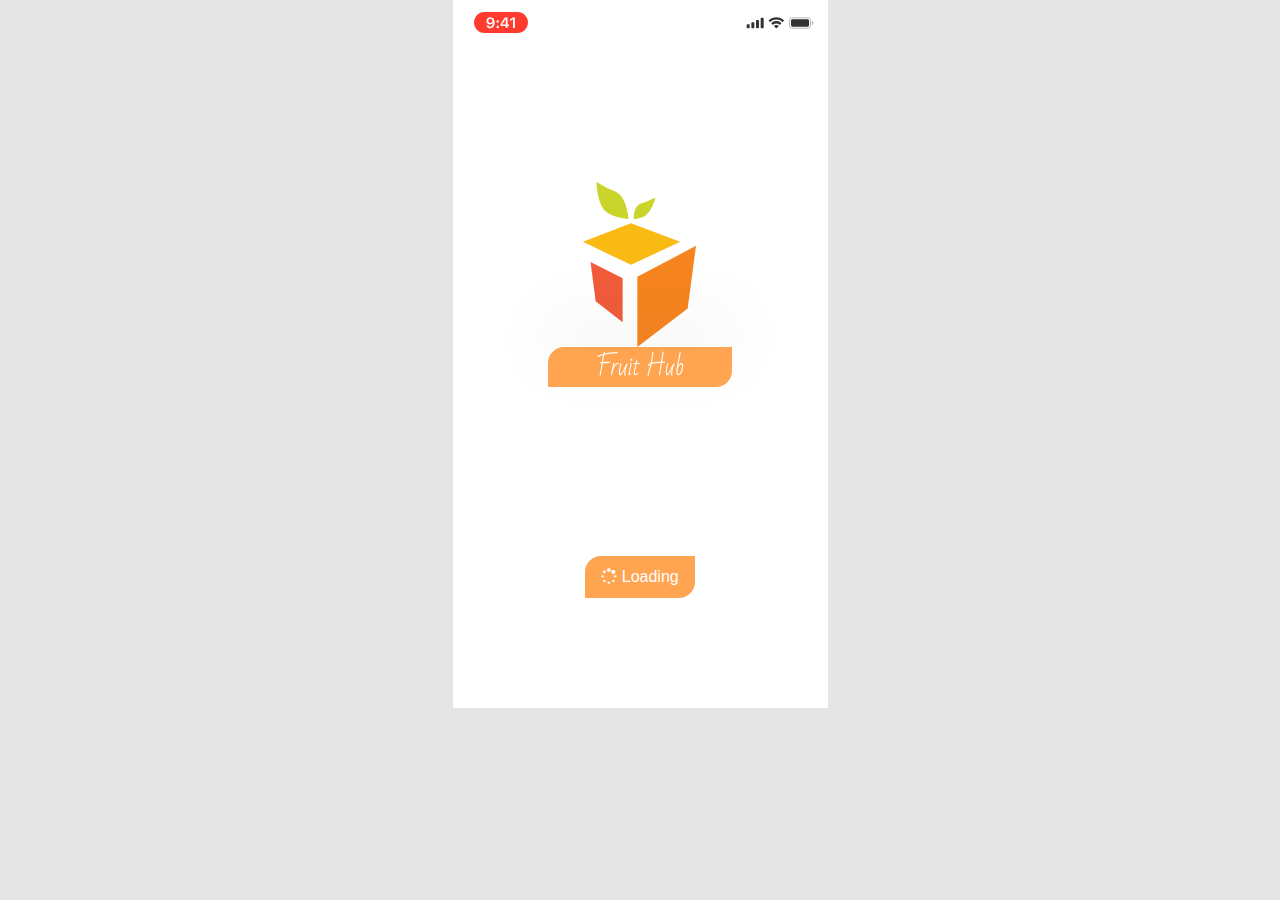
<file: index.html>
<!DOCTYPE html>
<html lang="en">
<head>
  <meta charset="UTF-8">
  <meta http-equiv="X-UA-Compatible" content="IE=edge">
  <meta name="viewport" content="width=device-width, initial-scale=1.0">
  <link rel="stylesheet" href="styles/style.css">
  <link rel="stylesheet" href="https://cdnjs.cloudflare.com/ajax/libs/font-awesome/4.7.0/css/font-awesome.min.css">
  <link href="http://fonts.cdnfonts.com/css/tt-norms-pro" rel="stylesheet">
  <link rel="icon" href="assets/logo.svg">
  <title>Splash Screen</title>
</head>
<body>
  <div class="splash">
    <div class="status-bar-2">
      <img src="assets/statusbar.svg" alt="Status bar">
    </div>
    <div class="logo">
      <img src="assets/splash.svg" alt="Logo Fruit Hub">
    </div>
    <div class="button">
      <button class="buttonload">
        <i class="fa fa-spinner fa-spin"></i>  Loading
      </button>
    </div>
  </div>
  <script src="js/setTimeout.js"></script>
</body>
</html>
</file>
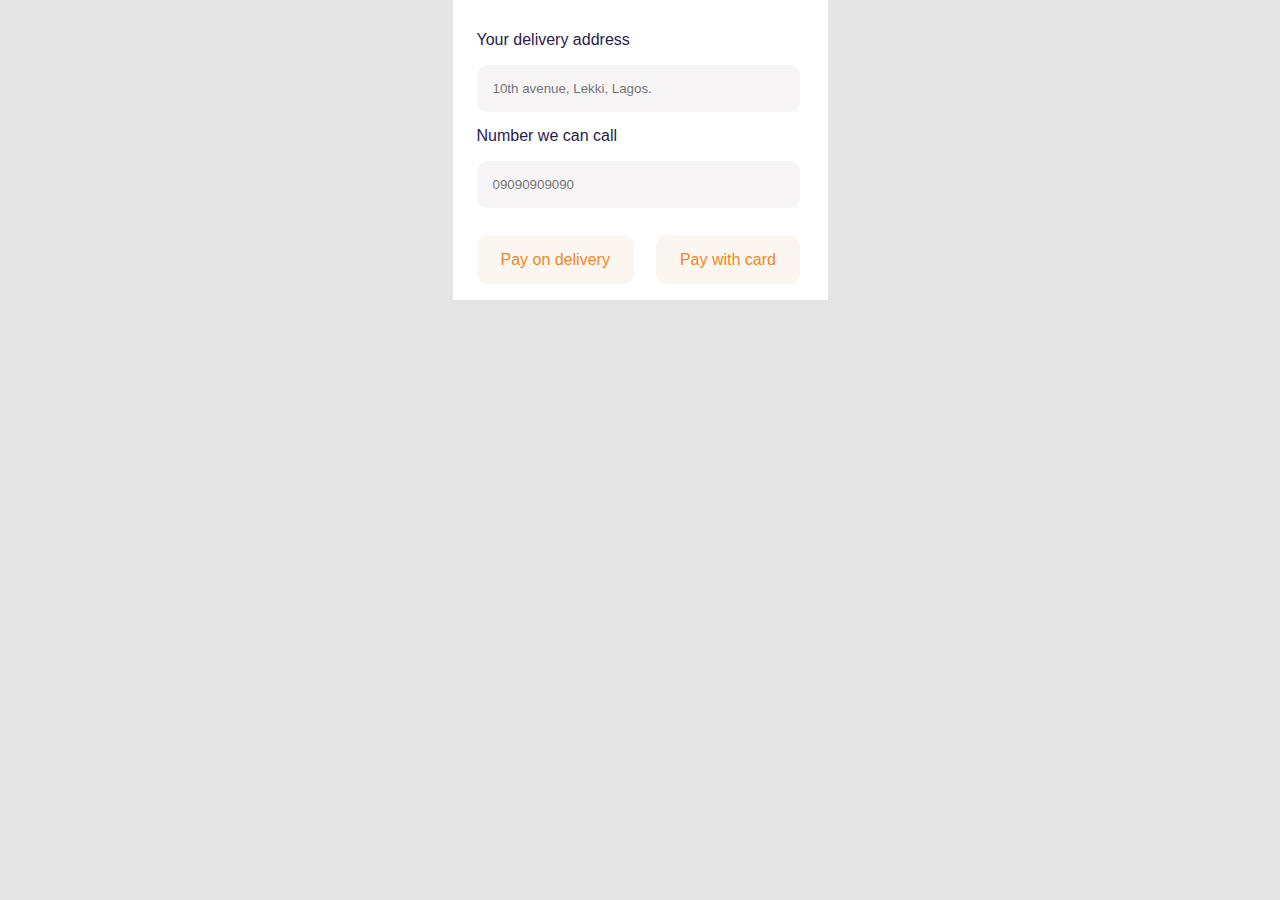
<file: views/address.html>
<!DOCTYPE html>
<html lang="en">
<head>
  <meta charset="UTF-8">
  <meta http-equiv="X-UA-Compatible" content="IE=edge">
  <meta name="viewport" content="width=device-width, initial-scale=1.0">
  <link href="http://fonts.cdnfonts.com/css/tt-norms-pro" rel="stylesheet">
  <link rel="stylesheet" href="../styles/style.css">
  <link rel="icon" href="../assets/logo.svg">
  <title>Delivery details</title>
</head>
<body>
  <div class="container">
    <div class="address-info">
      <div class="address-name">
        <h1>Your delivery address</h1>
        <input type="text" placeholder="10th avenue, Lekki, Lagos." class="input-info">
      </div>
  
      <div class="your-number">
        <h1>Number we can call</h1>
        <input type="text" placeholder="09090909090" class="input-info">
      </div>
      
      <div class="flex payment">
  
        <div class="pay-delivery">
          <a href="status.html">Pay on delivery</a>
        </div>
  
        <div class="pay-card">
          <a href="card.html">Pay with card</a>
        </div>
  
      </div>
    </div>

  </div>
</body>
</html>
</file>
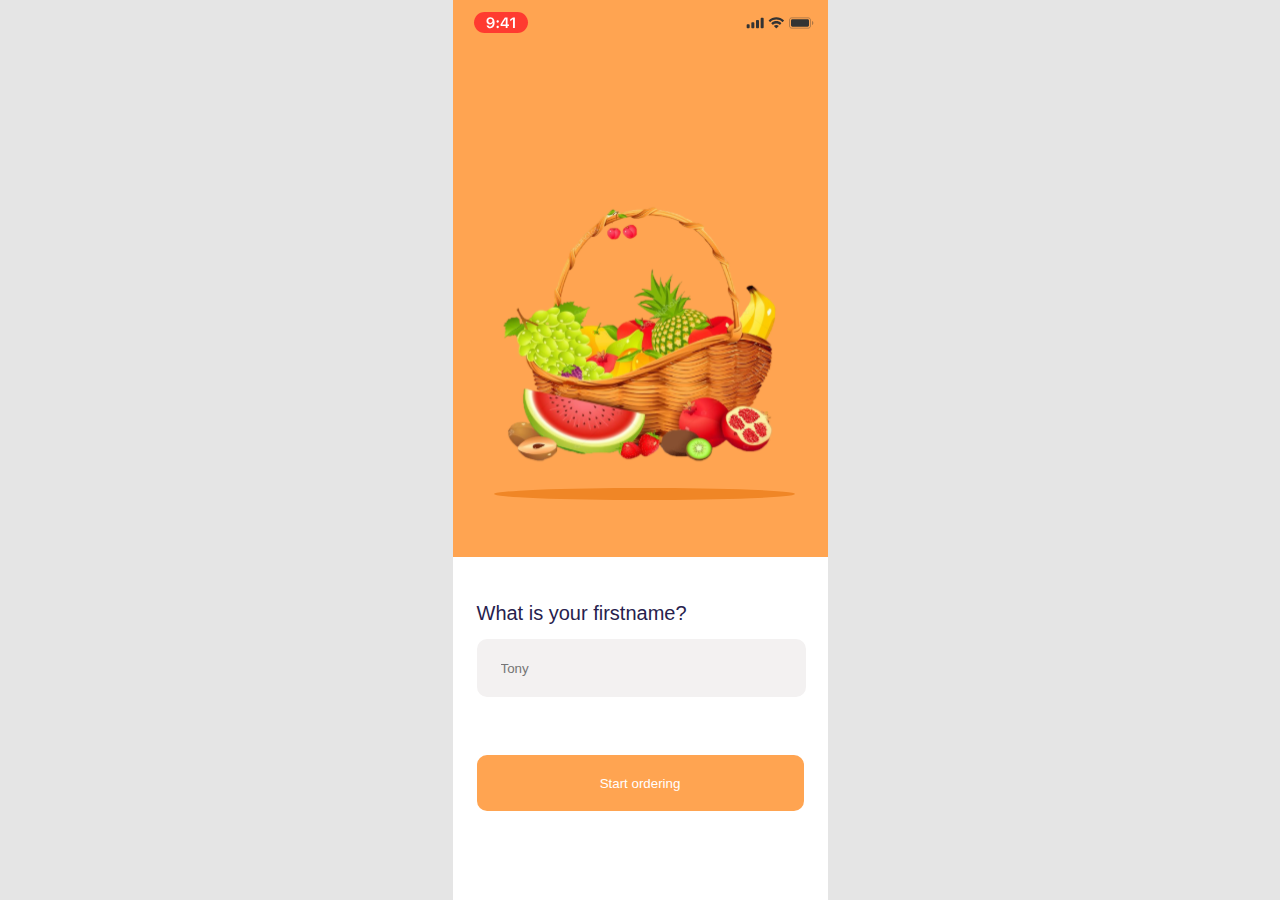
<file: views/authentication.html>
<!DOCTYPE html>
<html lang="en">
<head>
  <meta charset="UTF-8">
  <meta http-equiv="X-UA-Compatible" content="IE=edge">
  <meta name="viewport" content="width=device-width, initial-scale=1.0">
  <link rel="stylesheet" href="../styles/style.css">
  <link href="http://fonts.cdnfonts.com/css/tt-norms-pro" rel="stylesheet">
  <link rel="icon" href="../assets/logo.svg">
  <title>Authentication</title>
</head>
<body>
  <div class="container">
    <div class="status-bar-1">
      <img src="../assets/statusbar.svg" alt="Status bar">
    </div>
    <div class="img">
      <img src="../assets/img2.svg" alt="Fruit basket">
    </div>
    <div class="text">
      <h2>What is your firstname?</h2>
      <input type="text" placeholder="Tony">
    </div>
    <div class="btn">
      <button>Start ordering</button>
    </div>
  </div>
  <script>
    const button = document.querySelector('.btn button')
    button.addEventListener("click", () => {
      location.href = "home-screen.html"
    })
  </script>
</body>
</html>
</file>
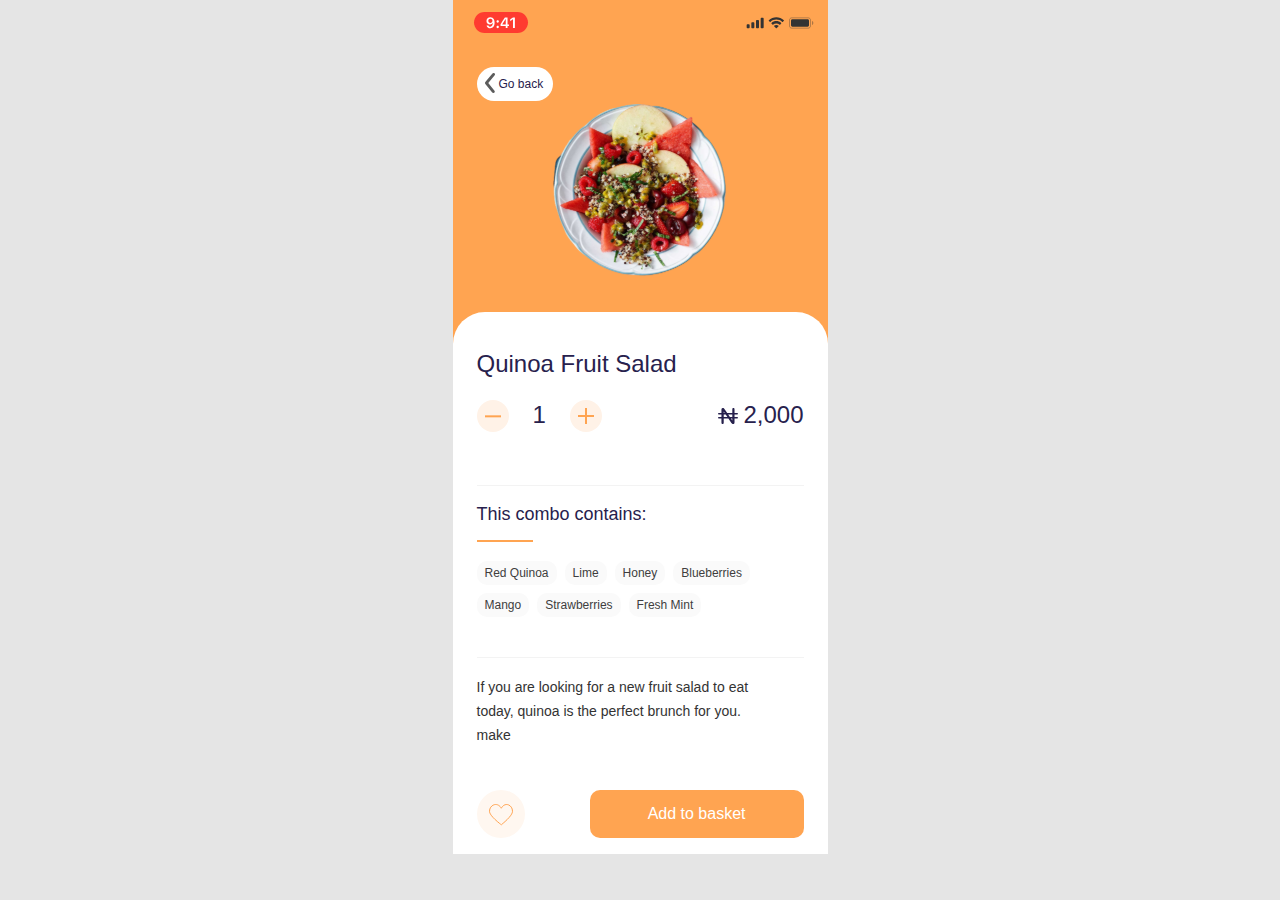
<file: views/basket.html>
<!DOCTYPE html>
<html lang="en">
<head>
  <meta charset="UTF-8">
  <meta http-equiv="X-UA-Compatible" content="IE=edge">
  <meta name="viewport" content="width=device-width, initial-scale=1.0">
  <link href="http://fonts.cdnfonts.com/css/tt-norms-pro" rel="stylesheet">
  <link rel="stylesheet" href="../styles/style.css">
  <link rel="icon" href="../assets/logo.svg">
  <title>Add to basket</title>
</head>
<body>
  <div class="basket">

    <section class="main">

      <div class="status-bar-1">
        <img src="../assets/statusbar.svg" alt="Status bar">
      </div>
  
      <div class="flex back-btn">
        <a href="home-screen.html">
          <img src="../assets/arrow.svg" alt="Arrow" id="arrow">
        </a>
        <a href="home-screen.html" id="go-back">Go back</a>
      </div>
  
      <div class="img-2">
        <center><img src="../assets/quinoa.svg" alt="Quinoa slad"></center>
      </div>

    </section>

    <section class="order">

      <h1>Quinoa Fruit Salad</h1>

      <div class="flex add">

        <div class="flex quantity">
          <img src="../assets/minus.svg" alt="Minus">
          <h2>1</h2>
          <img src="../assets/plus.svg" alt="Plus" width="32px">
        </div>

        <div class="flex price">
          <img src="../assets/price2.svg" alt="Coin">
          <h2>2,000</h2>
        </div>

      </div>

      <img src="../assets/line3.svg" alt="Line">

    </section>

    <section class="combo-elements">

      <h2>This combo contains:</h2>

      <img src="../assets/line.svg" alt="Line">

        <div class="flex elements-1">

          <ul class="flex">
            <li class="elements-item">Red Quinoa</li>
            <li class="elements-item">Lime</li>
            <li class="elements-item">Honey</li>
            <li class="elements-item">Blueberries</li>
          </ul>

        </div>

        <div class="flex">
          
          <ul class="flex elements-2">
            <li class="elements-item">Mango</li>
            <li class="elements-item">Strawberries</li>
            <li class="elements-item">Fresh Mint</li>
          </ul>

        </div>
        
        <img src="../assets/line3.svg" alt="Line">

        <div class="finish-order">
          <p>If you are looking for a new fruit salad to eat today, quinoa is the perfect brunch for you. make</p>
          <div class="flex footer">
            <img src="../assets/favourite2.svg" alt="Favorite">
            <a href="order.html">Add to basket</a>
          </div>
        </div>
    </section>

  </div>
</body>
</html>
</file>
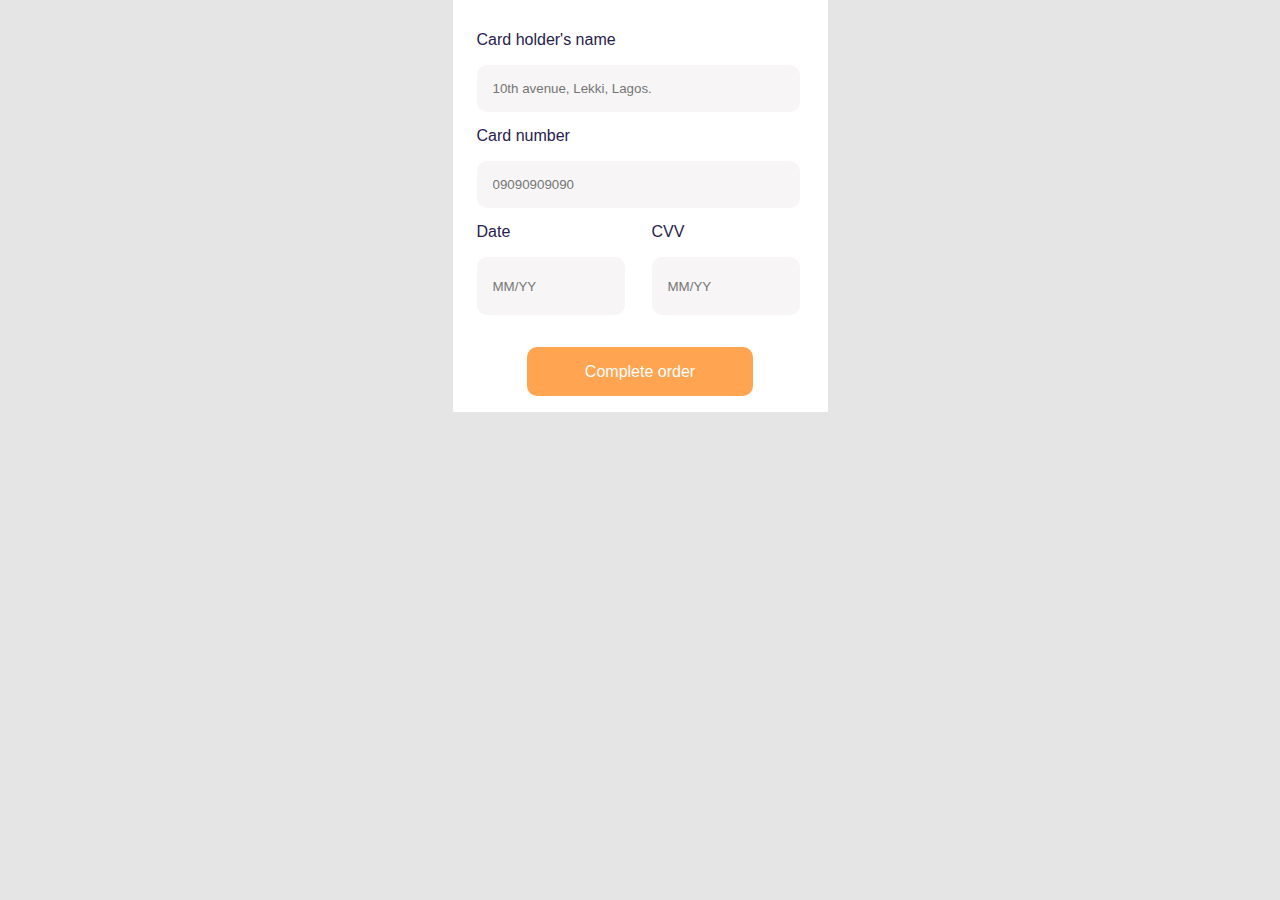
<file: views/card.html>
<!DOCTYPE html>
<html lang="en">
<head>
  <meta charset="UTF-8">
  <meta http-equiv="X-UA-Compatible" content="IE=edge">
  <meta name="viewport" content="width=device-width, initial-scale=1.0">
  <link href="http://fonts.cdnfonts.com/css/tt-norms-pro" rel="stylesheet">
  <link rel="stylesheet" href="../styles/style.css">
  <link rel="icon" href="../assets/logo.svg">
  <title>Add card</title>
</head>
<body>
  <div class="container">
    <div class="card-info">
      <div class="card-name">
        <h1>Card holder's name</h1>
        <input type="text" placeholder="10th avenue, Lekki, Lagos." class="input-info">
      </div>
      <div class="card-number">
        <h1>Card number</h1>
        <input type="text" placeholder="09090909090" class="input-info">
      </div>
      <div class="flex date-cvv">
        <div class="date">
          <h1>Date</h1>
          <input type="text" placeholder="MM/YY" class="input-back">
        </div>
        <div class="cvv">
          <h1>CVV</h1>
          <input type="text" placeholder="MM/YY" class="input-back">
        </div>
      </div>
      <center>
        <a href="address.html">Complete order</a>
      </center>
    </div>
  </div>
</body>
</html>
</file>
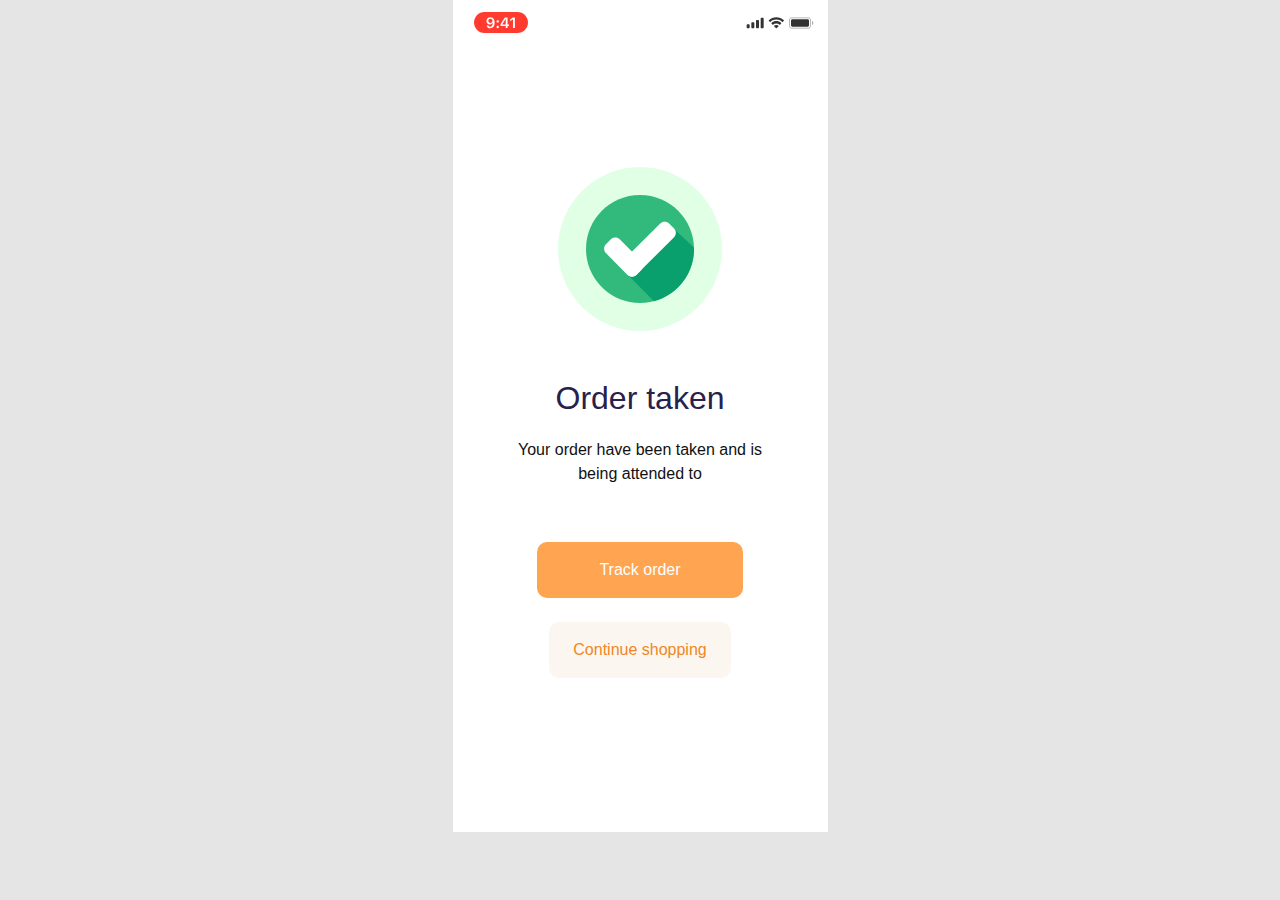
<file: views/complete.html>
<!DOCTYPE html>
<html lang="en">
<head>
  <meta charset="UTF-8">
  <meta http-equiv="X-UA-Compatible" content="IE=edge">
  <meta name="viewport" content="width=device-width, initial-scale=1.0">
  <link href="http://fonts.cdnfonts.com/css/tt-norms-pro" rel="stylesheet">
  <link rel="stylesheet" href="../styles/style.css">
  <link rel="icon" href="../assets/logo.svg">
  <title>Order complete</title>
</head>
<body>
  <div class="container">
    <div class="status-bar-2">
      <img src="../assets/statusbar.svg" alt="Status bar">
    </div>
    <div class="complete">
      <center><img src="../assets/complete.svg" alt="Check mark"></center>
    </div>
    <div class="content-complete">
      <h1>Order taken</h1>
      <p>Your order have been taken and is being attended to</p>
    </div>

    <div class="flex complete-btn">
      <a href="card.html" id="track">Track order</a>
      <a href="home-screen.html">Continue shopping</a>
    </div>
  </div>
</body>
</html>
</file>
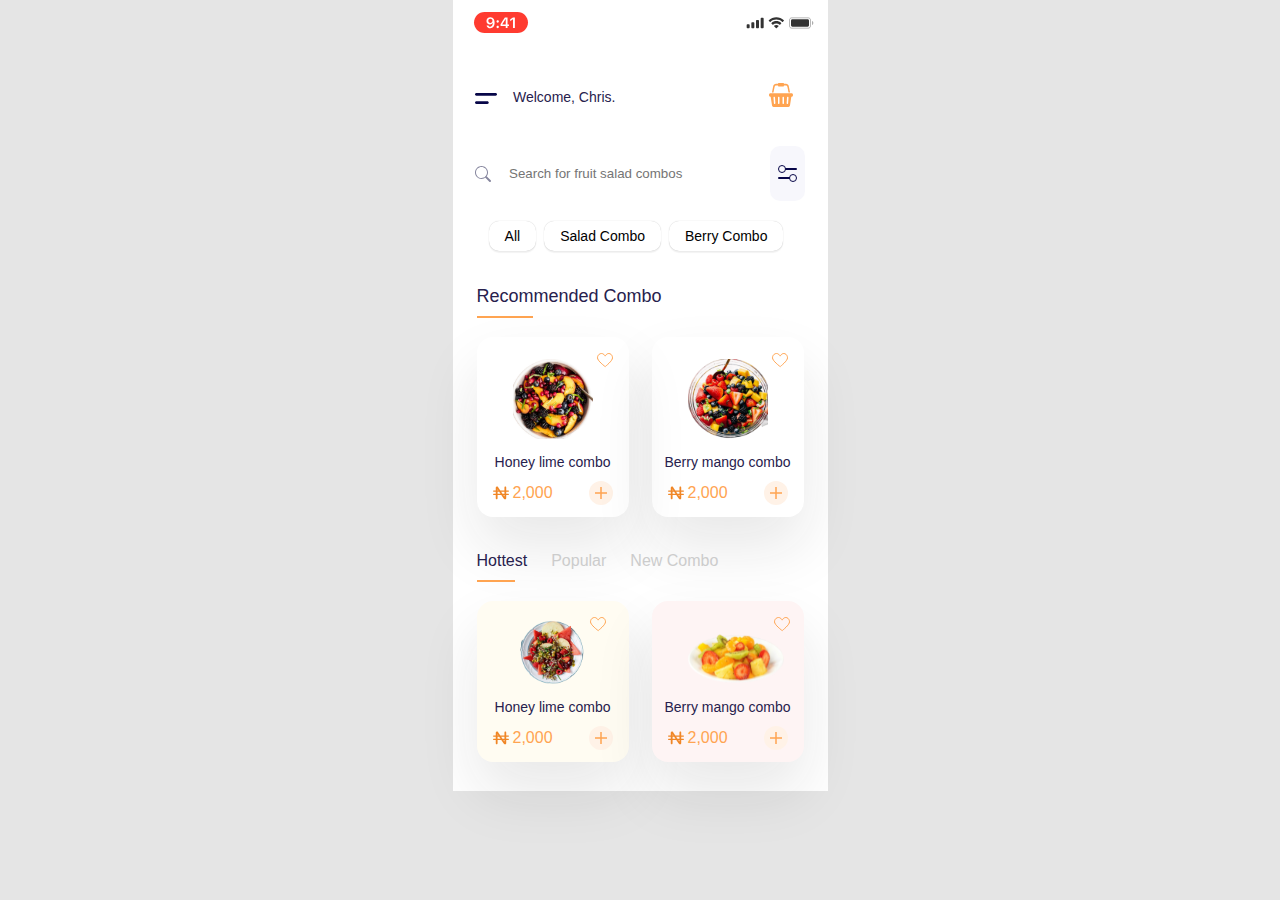
<file: views/home-screen.html>
<!DOCTYPE html>
<html lang="en">

<head>
  <meta charset="UTF-8">
  <meta http-equiv="X-UA-Compatible" content="IE=edge">
  <meta name="viewport" content="width=device-width, initial-scale=1.0">
  <link href="http://fonts.cdnfonts.com/css/tt-norms-pro" rel="stylesheet">
  <link rel="stylesheet" href="../styles/style.css">
  <link rel="icon" href="../assets/logo.svg">
  <title>Home Screen</title>
</head>

<body>
  <div class="container">
    <div class="status-bar-2">
      <img src="../assets/statusbar.svg" alt="Status bar">
    </div>

    <main>
      <header>
        <!-- Header -->
        <div class="container-2">

          <div class="welcome">
            <img src="../assets/menu.svg" alt="Menu" id="options">
            <p>Welcome, Chris.</p>
            <a href="basket.html" id="basket">
              <img src="../assets/basket.svg" alt="Basket">
            </a>
          </div>

          <div class="search">
            <img src="../assets/lupa.svg" alt="" id="lupa">
            <input type="text" placeholder="Search for fruit salad combos" >
            <img src="../assets/filters.svg" alt="Filters" id="filter">
          </div>

          <ul class="recommended-combos">
            <li class="list-item">All</li>
            <li class="list-item">Salad Combo</li>
            <li class="list-item">Berry Combo</li>
          </ul>

        </div>
      </header>
      
      <!-- Recomendações -->
      <section class="recommendations">
        <h2>Recommended Combo</h2>
        <img src="../assets/line.svg" alt="Line">
        <div class="combos">
          <div class="combo">
            <center><img src="../assets/combo1.svg" alt="Combo 1" class="combo-img"></center>
            <div class="combo-description">
              <h2 class="name">Honey lime combo</h2>
              <div class="price">
                <div class="flex">
                  <img src="../assets/price.svg" alt="Price" class="coin">
                  <p>2,000</p>
                </div>
                <img src="../assets/plus.svg" alt="Plus" class="plus">
              </div>
            </div>
          </div>
          <div class="combo">
            <center><img src="../assets/combo2.svg" alt="Combo 2" class="combo-img"></center>
            <div class="combo-description">
              <h2 class="name">Berry mango combo</h2>
              <div class="price">
                <div class="flex">
                  <img src="../assets/price.svg" alt="Price" class="coin">
                  <p>2,000</p>
                </div>
                <img src="../assets/plus.svg" alt="Plus" class="plus">
              </div>
            </div>
          </div>
        </div>
      </section>
      
      <section class="recommendations">
        <div class="titles">
          <h4>Hottest</h4>
          <h4 class="non-selected">Popular</h4>
          <h4 class="non-selected">New Combo</h4>
        </div>
        <img src="../assets/line2.svg" alt="Line">
        <div class="combos">
          <div class="combo combo-3">
            <center><img src="../assets/combo3.svg" alt="Combo 1" class="combo-img"></center>
            <div class="combo-description">
              <h2 class="name">Honey lime combo</h2>
              <div class="price">
                <div class="flex">
                  <img src="../assets/price.svg" alt="Price" class="coin">
                  <p>2,000</p>
                </div>
                <img src="../assets/plus.svg" alt="Plus" class="plus">
              </div>
            </div>
          </div>
          <div class="combo combo-4">
            <center><img src="../assets/combo4.svg" alt="Combo 2" class="combo-img"></center>
            <div class="combo-description">
              <h2 class="name">Berry mango combo</h2>
              <div class="price">
                <div class="flex">
                  <img src="../assets/price.svg" alt="Price" class="coin">
                  <p>2,000</p>
                </div>
                <img src="../assets/plus.svg" alt="Plus" class="plus">
              </div>
            </div>
          </div>
        </div>
      </section>
    </main>
  </div>
</body>

</html>
</file>
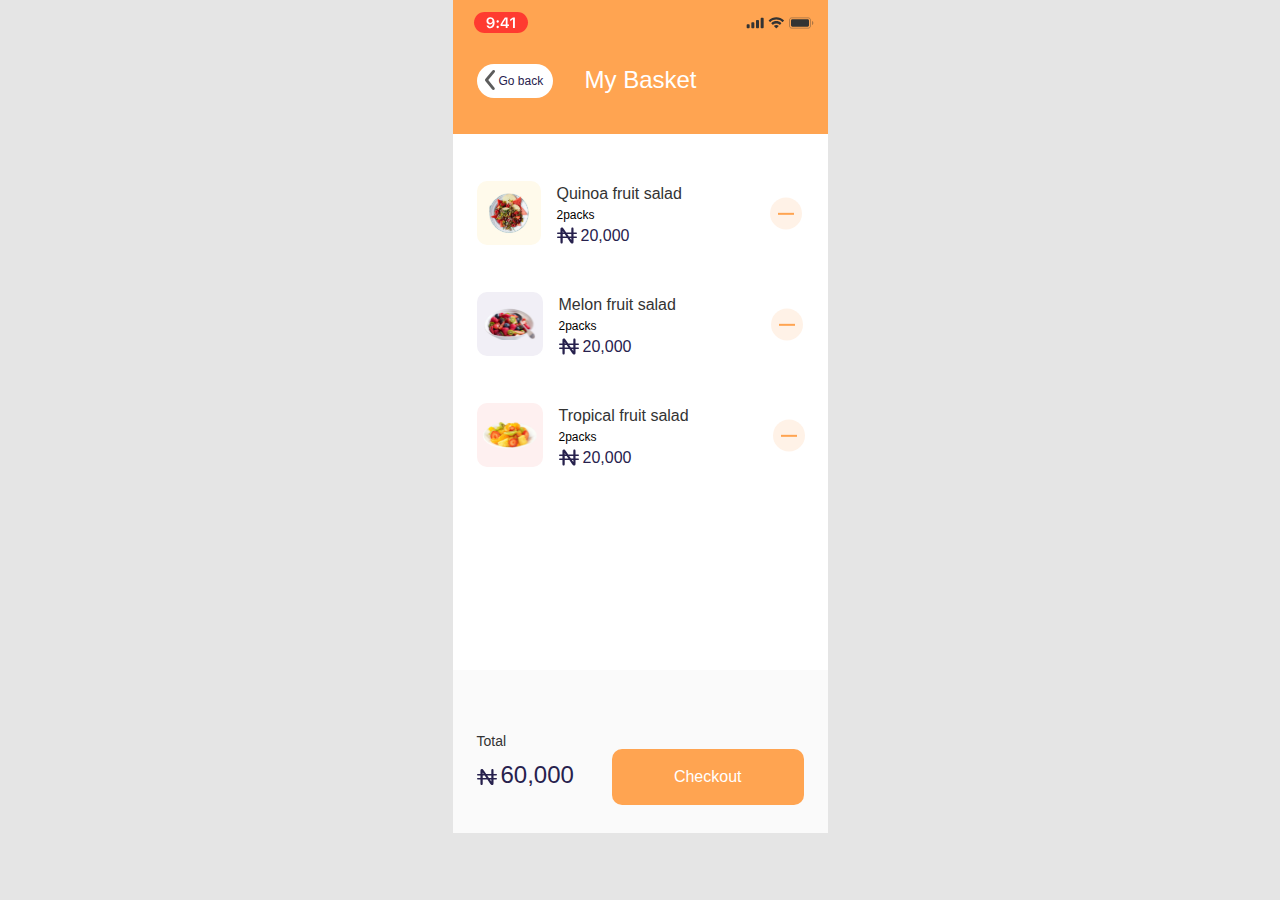
<file: views/order.html>
<!DOCTYPE html>
<html lang="en">
<head>
  <meta charset="UTF-8">
  <meta http-equiv="X-UA-Compatible" content="IE=edge">
  <meta name="viewport" content="width=device-width, initial-scale=1.0">
  <link href="http://fonts.cdnfonts.com/css/tt-norms-pro" rel="stylesheet">
  <link rel="stylesheet" href="../styles/style.css">
  <link rel="icon" href="../assets/logo.svg">
  <title>My basket</title>
</head>
<body>
  <div class="container">

    <div class="order">
      <header>
        <div class="status-bar-1">
        <img src="../assets/statusbar.svg" alt="Status bar">
      </div>
      <div class="flex title">
        <div class="flex back-btn">
          <a href="home-screen.html">
            <img src="../assets/arrow.svg" alt="Arrow" id="arrow">
          </a>
          <a href="home-screen.html" id="go-back">Go back</a>
        </div>
        <h1>My Basket</h1>
      </div>
      </header>

      <section class="orders-basket">

        <div class="flex item-1">
          <img src="../assets/quinoa2.svg" alt="Quinoa" class="food">
          <div class="flex description">
            <h2 id="salad-name">Quinoa fruit salad</h2>
            <h4>2packs</h4>
            <div class="flex price">
              <img src="../assets/price2.svg" alt="Coin">
              <h2>20,000</h2>
            </div>
          </div>
          <div class="flex minus">
            <img src="../assets/minus.svg" alt="Minus">
          </div>
        </div>

        <div class="flex item-2">
          <img src="../assets/melon.svg" alt="Quinoa" class="food">
          <div class="flex description">
            <h2 id="salad-name">Melon fruit salad</h2>
            <h4>2packs</h4>
            <div class="flex price">
              <img src="../assets/price2.svg" alt="Coin">
              <h2>20,000</h2>
            </div>
          </div>
          <div class="flex minus">
            <img src="../assets/minus.svg" alt="Minus">
          </div>
        </div>

        <div class="flex item-3">
          <img src="../assets/tropical.svg" alt="Quinoa" class="food">
          <div class="flex description">
            <h2 id="salad-name">Tropical fruit salad</h2>
            <h4>2packs</h4>
            <div class="flex price">
              <img src="../assets/price2.svg" alt="Coin">
              <h2>20,000</h2>
            </div>
          </div>
          <div class="flex minus">
            <img src="../assets/minus.svg" alt="Minus">
          </div>
        </div>

        <div class="checkout">
          <h4>Total</h4>
          <div class="flex finish">
            <div class="flex price">
              <img src="../assets/price2.svg" alt="Coin">
              <h2>60,000</h2>
            </div>
            <a href="address.html">Checkout</a>
          </div>
        </div>      
      </section>
    </div>
  </div>
</body>
</html>
</file>
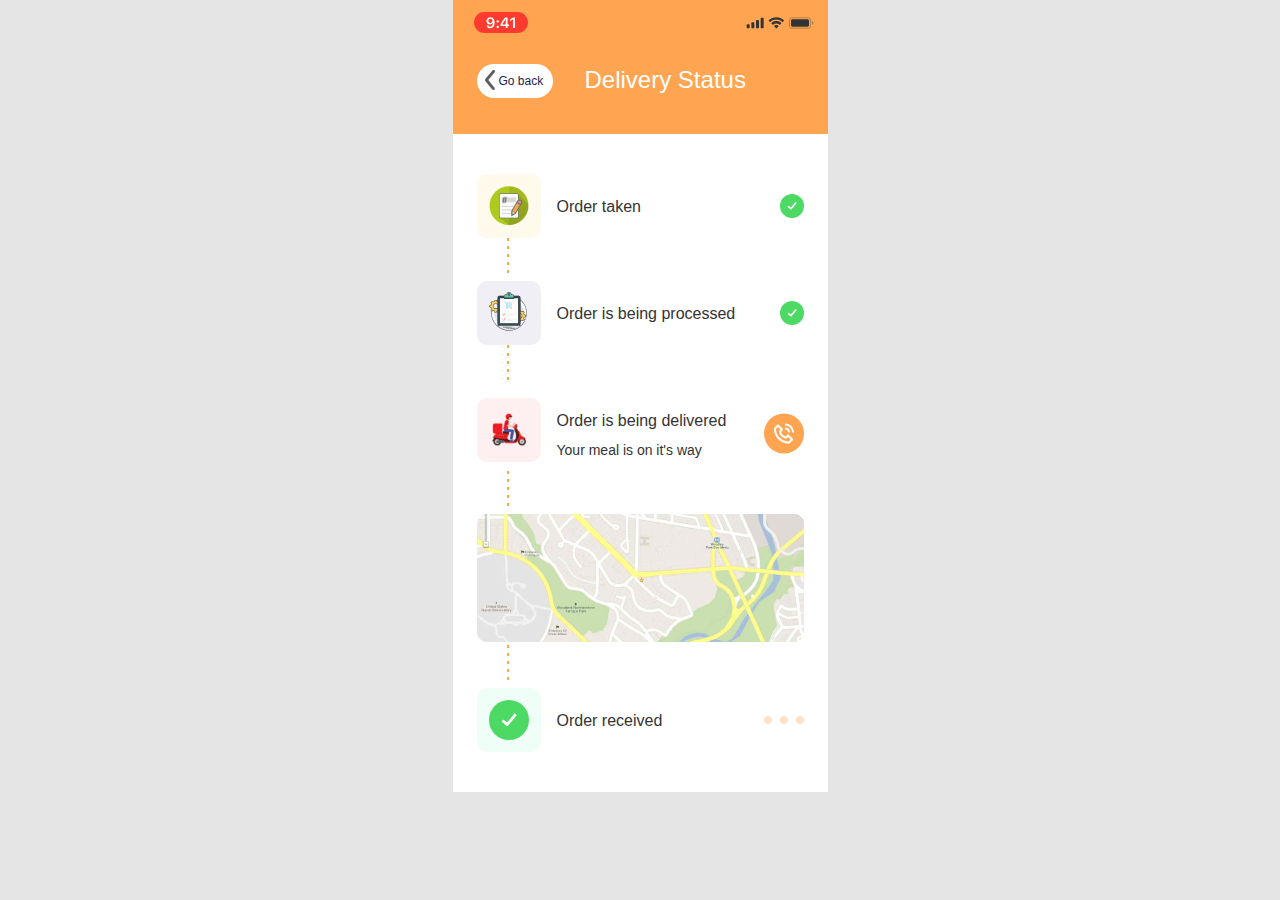
<file: views/status.html>
<!DOCTYPE html>
<html lang="en">
<head>
  <meta charset="UTF-8">
  <meta http-equiv="X-UA-Compatible" content="IE=edge">
  <meta name="viewport" content="width=device-width, initial-scale=1.0">
  <link href="http://fonts.cdnfonts.com/css/tt-norms-pro" rel="stylesheet">
  <link rel="stylesheet" href="../styles/style.css">
  <link rel="icon" href="../assets/logo.svg">
  <title>Delivery Status</title>
</head>
<body>
  <div class="container">
    <header class="status-header">
      <div class="status-bar-1">
        <img src="../assets/statusbar.svg" alt="Status bar">
      </div>
      <div class="flex header-back">
        <div class="flex back-btn">
          <a href="home-screen.html">
            <img src="../assets/arrow.svg" alt="Arrow" id="arrow">
          </a>
          <a href="home-screen.html" id="go-back">Go back</a>
        </div>
        <h1>Delivery Status</h1>
      </div>
    </header>
    <div class="delivery-status">

      <div class="flex order-taken">
        <img src="../assets/img-status-1.png" alt="Order taken" class="status-img">
        <h1>Order taken</h1>
        <img src="../assets/checkmark.svg" alt="Checkmark" class="checkmark">
      </div>

      <img src="../assets/line4.svg" alt="Line" class="track-line">

      <div class="flex order-processed">
        <img src="../assets/img-status-2.png" alt="Being processed" id="processed-img">
        <h1>Order is being processed</h1>
        <img src="../assets/checkmark.svg" alt="Checkmark" class="checkmark">
      </div>

      <img src="../assets/line4.svg" alt="Line" class="track-line">

      <div class="flex order-delivered">
        <img src="../assets/img-status-3.svg" alt="Order delivered" id="delivered-img">
        <div>
          <h1>Order is being delivered</h1>
          <p>Your meal is on it's way</p>
        </div>
        <img src="../assets/phone.svg" alt="Phone" id="img-phone">
      </div>

      <img src="../assets/line4.svg" alt="Line" class="track-line">

      <div class="map">
        <img src="../assets/map.png" alt="Map">
      </div>

      <img src="../assets/line4.svg" alt="Line" class="track-line">

      <div class="flex order-received">
        <img src="../assets/checkmark2.svg" alt="Checkmark" id="checkmark-2">
        <h1>Order received</h1>
        <img src="../assets/balls.svg" alt="Balls" id="balls">
      </div>
    </div>
    
  </div>
</body>
</html>
</file>
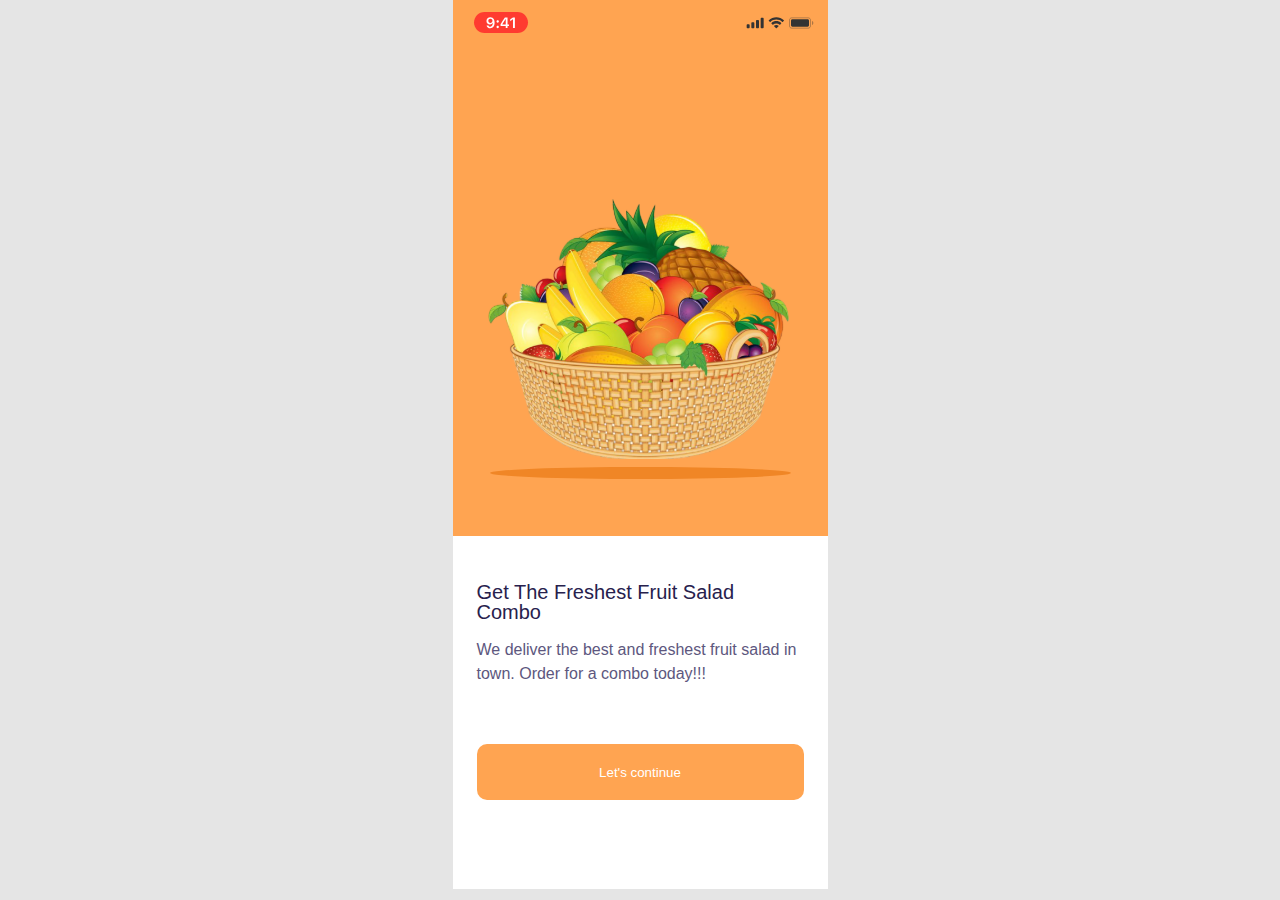
<file: views/welcome.html>
<!DOCTYPE html>
<html lang="en">
<head>
  <meta charset="UTF-8">
  <meta http-equiv="X-UA-Compatible" content="IE=edge">
  <meta name="viewport" content="width=device-width, initial-scale=1.0">
  <link rel="stylesheet" href="../styles/style.css">
  <link href="http://fonts.cdnfonts.com/css/tt-norms-pro" rel="stylesheet">
  <link rel="icon" href="../assets/logo.svg">
  <title>Welcome screen</title>
</head>
<body>
  <div class="container">
    <div class="status-bar-1">
      <img src="../assets/statusbar.svg" alt="Status bar">
    </div>
    <div class="img">
      <img src="../assets/img1.svg" alt="Fruit basket">
    </div>
    <div class="text">
      <h2>Get The Freshest Fruit Salad Combo</h2>
      <p>We deliver the best and freshest fruit salad in town. Order for a combo today!!!</p>
    </div>
    <div class="btn">
      <button>Let's continue</button>
    </div>
  </div>
  <script>
    const button = document.querySelector('.btn button')
    button.addEventListener("click", () => {
      location.href = "authentication.html"
    })
  </script>
</body>
</html>
</file>
<file: styles/style.css>
/* http://meyerweb.com/eric/tools/css/reset/ 
   v2.0 | 20110126
   License: none (public domain)
*/
html,
body,
div,
span,
applet,
object,
iframe,
h1,
h2,
h3,
h4,
h5,
h6,
blockquote,
pre,
a,
abbr,
acronym,
address,
big,
cite,
code,
del,
dfn,
em,
img,
ins,
kbd,
q,
s,
samp,
small,
strike,
strong,
sub,
sup,
tt,
var,
b,
u,
i,
center,
dl,
dt,
dd,
ol,
ul,
li,
fieldset,
form,
label,
legend,
table,
caption,
tbody,
tfoot,
thead,
tr,
th,
td,
article,
aside,
canvas,
details,
embed,
figure,
figcaption,
footer,
header,
hgroup,
menu,
nav,
output,
ruby,
section,
summary,
time,
mark,
audio,
video {
  margin: 0;
  padding: 0;
  border: 0;
  font-size: 100%;
  font: inherit;
  vertical-align: baseline;
}

/* HTML5 display-role reset for older browsers */
article,
aside,
details,
figcaption,
figure,
footer,
header,
hgroup,
menu,
nav,
section {
  display: block;
}

body {
  line-height: 1;
}

ol,
ul {
  list-style: none;
}

blockquote,
q {
  quotes: none;
}

blockquote:before,
blockquote:after,
q:before,
q:after {
  content: "";
  content: none;
}

table {
  border-collapse: collapse;
  border-spacing: 0;
}

a {
  text-decoration: none;
}

input {
  outline: none;
  border: none;
}

html, body {
  font-family: 'TT Norms Pro', sans-serif;
}

.flex {
  display: -webkit-box;
  display: -ms-flexbox;
  display: flex;
  -ms-flex-wrap: wrap;
      flex-wrap: wrap;
}

.splash {
  max-width: 375px;
  margin: 0 auto;
  background-color: #fff;
}

.splash::after, .splash::before {
  content: "";
  display: table;
  clear: both;
}

.splash .logo {
  display: -webkit-box;
  display: -ms-flexbox;
  display: flex;
  -webkit-box-pack: center;
      -ms-flex-pack: center;
          justify-content: center;
  -webkit-box-align: center;
      -ms-flex-align: center;
          align-items: center;
  height: 32rem;
}

.splash .status-bar-2 {
  background-color: #fff;
  display: -webkit-box;
  display: -ms-flexbox;
  display: flex;
  -webkit-box-pack: center;
      -ms-flex-pack: center;
          justify-content: center;
}

.splash .button {
  display: -webkit-box;
  display: -ms-flexbox;
  display: flex;
  -webkit-box-pack: center;
      -ms-flex-pack: center;
          justify-content: center;
}

.splash .button .buttonload {
  background-color: #FFA451;
  border: none;
  color: white;
  padding: 12px 16px;
  font-size: 16px;
  border-top-left-radius: 16px;
  border-bottom-right-radius: 16px;
  font-family: 'Roboto', sans-serif;
  margin-bottom: 110px;
}

body {
  background-color: #fff;
}

/* http://meyerweb.com/eric/tools/css/reset/ 
   v2.0 | 20110126
   License: none (public domain)
*/
html,
body,
div,
span,
applet,
object,
iframe,
h1,
h2,
h3,
h4,
h5,
h6,
blockquote,
pre,
a,
abbr,
acronym,
address,
big,
cite,
code,
del,
dfn,
em,
img,
ins,
kbd,
q,
s,
samp,
small,
strike,
strong,
sub,
sup,
tt,
var,
b,
u,
i,
center,
dl,
dt,
dd,
ol,
ul,
li,
fieldset,
form,
label,
legend,
table,
caption,
tbody,
tfoot,
thead,
tr,
th,
td,
article,
aside,
canvas,
details,
embed,
figure,
figcaption,
footer,
header,
hgroup,
menu,
nav,
output,
ruby,
section,
summary,
time,
mark,
audio,
video {
  margin: 0;
  padding: 0;
  border: 0;
  font-size: 100%;
  font: inherit;
  vertical-align: baseline;
}

/* HTML5 display-role reset for older browsers */
article,
aside,
details,
figcaption,
figure,
footer,
header,
hgroup,
menu,
nav,
section {
  display: block;
}

body {
  line-height: 1;
}

ol,
ul {
  list-style: none;
}

blockquote,
q {
  quotes: none;
}

blockquote:before,
blockquote:after,
q:before,
q:after {
  content: "";
  content: none;
}

table {
  border-collapse: collapse;
  border-spacing: 0;
}

a {
  text-decoration: none;
}

input {
  outline: none;
  border: none;
}

html, body {
  font-family: 'TT Norms Pro', sans-serif;
}

.flex {
  display: -webkit-box;
  display: -ms-flexbox;
  display: flex;
  -ms-flex-wrap: wrap;
      flex-wrap: wrap;
}

.container {
  max-width: 375px;
  margin: 0 auto;
  background-color: #fff;
}

.container::after, .container::before {
  content: "";
  display: table;
  clear: both;
}

.container .status-bar-1 {
  background-color: #FFA451;
  display: -webkit-box;
  display: -ms-flexbox;
  display: flex;
  -webkit-box-pack: center;
      -ms-flex-pack: center;
          justify-content: center;
}

.container .img {
  background-color: #FFA451;
  padding: 155px 39px 54px 35px;
}

.container .text {
  margin: 46px 24px 58px 24px;
}

.container .text h2 {
  color: #27214D;
  font-size: 20px;
}

.container .text p {
  color: #5D577E;
  line-height: 24px;
}

.container .btn {
  display: -webkit-box;
  display: -ms-flexbox;
  display: flex;
  -webkit-box-pack: center;
      -ms-flex-pack: center;
          justify-content: center;
}

.container .btn button {
  padding: 14px 119px;
  border-radius: 10px;
  background-color: #FFA451;
  border: none;
  color: #fff;
  font-weight: 500;
}

.container .btn button:hover {
  background-color: #F08626;
  -webkit-transition: .5s;
  transition: .5s;
  -webkit-transform: scale(1.05);
          transform: scale(1.05);
  cursor: pointer;
}

body {
  background-color: #E5E5E5;
}

/* http://meyerweb.com/eric/tools/css/reset/ 
   v2.0 | 20110126
   License: none (public domain)
*/
html,
body,
div,
span,
applet,
object,
iframe,
h1,
h2,
h3,
h4,
h5,
h6,
blockquote,
pre,
a,
abbr,
acronym,
address,
big,
cite,
code,
del,
dfn,
em,
img,
ins,
kbd,
q,
s,
samp,
small,
strike,
strong,
sub,
sup,
tt,
var,
b,
u,
i,
center,
dl,
dt,
dd,
ol,
ul,
li,
fieldset,
form,
label,
legend,
table,
caption,
tbody,
tfoot,
thead,
tr,
th,
td,
article,
aside,
canvas,
details,
embed,
figure,
figcaption,
footer,
header,
hgroup,
menu,
nav,
output,
ruby,
section,
summary,
time,
mark,
audio,
video {
  margin: 0;
  padding: 0;
  border: 0;
  font-size: 100%;
  font: inherit;
  vertical-align: baseline;
}

/* HTML5 display-role reset for older browsers */
article,
aside,
details,
figcaption,
figure,
footer,
header,
hgroup,
menu,
nav,
section {
  display: block;
}

body {
  line-height: 1;
}

ol,
ul {
  list-style: none;
}

blockquote,
q {
  quotes: none;
}

blockquote:before,
blockquote:after,
q:before,
q:after {
  content: "";
  content: none;
}

table {
  border-collapse: collapse;
  border-spacing: 0;
}

a {
  text-decoration: none;
}

input {
  outline: none;
  border: none;
}

html, body {
  font-family: 'TT Norms Pro', sans-serif;
}

.flex {
  display: -webkit-box;
  display: -ms-flexbox;
  display: flex;
  -ms-flex-wrap: wrap;
      flex-wrap: wrap;
}

.container {
  max-width: 375px;
  margin: 0 auto;
  background-color: #fff;
}

.container::after, .container::before {
  content: "";
  display: table;
  clear: both;
}

.container .img {
  background-color: #FFA451;
  padding: 155px 39px 54px 35px;
}

.container .text {
  margin: 46px 24px 58px 24px;
}

.container .text input {
  margin-top: 16px;
  height: 56px;
  width: 303px;
  padding-left: 24px;
  border-radius: 10px;
  background-color: #F3F1F1;
  border: none;
  font-weight: 400;
  color: #C2BDBD;
}

.container .btn {
  display: -webkit-box;
  display: -ms-flexbox;
  display: flex;
  -webkit-box-pack: center;
      -ms-flex-pack: center;
          justify-content: center;
  margin-bottom: 20px;
}

.container .btn button {
  height: 56px;
  width: 327px;
  border-radius: 10px;
  background-color: #FFA451;
  border: none;
  color: #fff;
  font-weight: 500;
  margin-bottom: 69px;
}

.container .btn button:hover {
  background-color: #F08626;
  -webkit-transition: .5s;
  transition: .5s;
  -webkit-transform: scale(1.05);
          transform: scale(1.05);
  cursor: pointer;
}

body {
  background-color: #E5E5E5;
}

/* http://meyerweb.com/eric/tools/css/reset/ 
   v2.0 | 20110126
   License: none (public domain)
*/
html,
body,
div,
span,
applet,
object,
iframe,
h1,
h2,
h3,
h4,
h5,
h6,
blockquote,
pre,
a,
abbr,
acronym,
address,
big,
cite,
code,
del,
dfn,
em,
img,
ins,
kbd,
q,
s,
samp,
small,
strike,
strong,
sub,
sup,
tt,
var,
b,
u,
i,
center,
dl,
dt,
dd,
ol,
ul,
li,
fieldset,
form,
label,
legend,
table,
caption,
tbody,
tfoot,
thead,
tr,
th,
td,
article,
aside,
canvas,
details,
embed,
figure,
figcaption,
footer,
header,
hgroup,
menu,
nav,
output,
ruby,
section,
summary,
time,
mark,
audio,
video {
  margin: 0;
  padding: 0;
  border: 0;
  font-size: 100%;
  font: inherit;
  vertical-align: baseline;
}

/* HTML5 display-role reset for older browsers */
article,
aside,
details,
figcaption,
figure,
footer,
header,
hgroup,
menu,
nav,
section {
  display: block;
}

body {
  line-height: 1;
}

ol,
ul {
  list-style: none;
}

blockquote,
q {
  quotes: none;
}

blockquote:before,
blockquote:after,
q:before,
q:after {
  content: "";
  content: none;
}

table {
  border-collapse: collapse;
  border-spacing: 0;
}

a {
  text-decoration: none;
}

input {
  outline: none;
  border: none;
}

html, body {
  font-family: 'TT Norms Pro', sans-serif;
}

.flex {
  display: -webkit-box;
  display: -ms-flexbox;
  display: flex;
  -ms-flex-wrap: wrap;
      flex-wrap: wrap;
}

.container {
  max-width: 375px;
  margin: 0 auto;
  background-color: #fff;
}

.container::after, .container::before {
  content: "";
  display: table;
  clear: both;
}

.container header .container-2 {
  max-width: 330px;
  margin: 0 auto;
  margin-top: 24px;
  background-color: #fff;
}

.container header .container-2 .welcome {
  font-weight: 400;
  font-size: 14px;
  line-height: 24px;
  color: #27214D;
  display: -webkit-box;
  display: -ms-flexbox;
  display: flex;
}

.container header .container-2 .welcome #options {
  margin-right: 16px;
}

.container header .container-2 .welcome #basket {
  margin-left: auto;
  padding: 12px;
}

.container header .container-2 .search {
  display: -webkit-box;
  display: -ms-flexbox;
  display: flex;
  -webkit-box-align: center;
      -ms-flex-align: center;
          align-items: center;
  padding: 20px 0px;
}

.container header .container-2 .search input {
  outline: none;
  border: none;
  margin-left: 16px;
}

.container header .container-2 .search #filter {
  margin-left: auto;
}

.container header .container-2 .recommended-combos {
  display: -webkit-box;
  display: -ms-flexbox;
  display: flex;
  -webkit-box-pack: center;
      -ms-flex-pack: center;
          justify-content: center;
}

.container header .container-2 .recommended-combos .list-item {
  font-size: 14px;
  padding: 8px 16px;
  -webkit-box-shadow: 0px 2px 1px rgba(0, 0, 0, 0.05), 0px 0px 1px rgba(0, 0, 0, 0.25);
          box-shadow: 0px 2px 1px rgba(0, 0, 0, 0.05), 0px 0px 1px rgba(0, 0, 0, 0.25);
  border-radius: 10px;
  margin-right: 8px;
}

.container .recommendations {
  margin-bottom: 29px;
  margin-top: 36px;
  margin-left: 24px;
}

.container .recommendations .titles {
  display: -webkit-box;
  display: -ms-flexbox;
  display: flex;
  font-size: 16px;
  color: #27214D;
  gap: 24px;
}

.container .recommendations .titles .non-selected {
  color: #CCC;
}

.container .recommendations h2 {
  color: #27214D;
  font-size: 18px;
  font-weight: 400;
}

.container .recommendations .combos {
  display: -webkit-box;
  display: -ms-flexbox;
  display: flex;
  gap: 23px;
  margin-top: 16px;
}

.container .recommendations .combos .combo {
  -webkit-box-shadow: 0px 30px 60px rgba(32, 32, 32, 0.1);
          box-shadow: 0px 30px 60px rgba(32, 32, 32, 0.1);
  border-radius: 16px;
  width: 152px;
}

.container .recommendations .combos .combo .combo-img {
  margin: 16px 16px 13px 36px;
}

.container .recommendations .combos .combo .combo-description .name {
  text-align: center;
  font-weight: 500;
  font-size: 14px;
}

.container .recommendations .combos .combo .combo-description .price {
  display: -webkit-box;
  display: -ms-flexbox;
  display: flex;
  -webkit-box-align: center;
      -ms-flex-align: center;
          align-items: center;
  margin-left: 16px;
  margin-right: 16px;
  color: #FFA451;
  font-weight: 500;
}

.container .recommendations .combos .combo .combo-description .price .coin {
  margin-right: 4px;
}

.container .recommendations .combos .combo .combo-description .plus {
  margin-left: auto;
}

.container .recommendations .combos .combo-3 {
  background-color: #FFFCF2;
}

.container .recommendations .combos .combo-4 {
  background-color: #FEF4F4;
}

/* http://meyerweb.com/eric/tools/css/reset/ 
   v2.0 | 20110126
   License: none (public domain)
*/
html,
body,
div,
span,
applet,
object,
iframe,
h1,
h2,
h3,
h4,
h5,
h6,
blockquote,
pre,
a,
abbr,
acronym,
address,
big,
cite,
code,
del,
dfn,
em,
img,
ins,
kbd,
q,
s,
samp,
small,
strike,
strong,
sub,
sup,
tt,
var,
b,
u,
i,
center,
dl,
dt,
dd,
ol,
ul,
li,
fieldset,
form,
label,
legend,
table,
caption,
tbody,
tfoot,
thead,
tr,
th,
td,
article,
aside,
canvas,
details,
embed,
figure,
figcaption,
footer,
header,
hgroup,
menu,
nav,
output,
ruby,
section,
summary,
time,
mark,
audio,
video {
  margin: 0;
  padding: 0;
  border: 0;
  font-size: 100%;
  font: inherit;
  vertical-align: baseline;
}

/* HTML5 display-role reset for older browsers */
article,
aside,
details,
figcaption,
figure,
footer,
header,
hgroup,
menu,
nav,
section {
  display: block;
}

body {
  line-height: 1;
}

ol,
ul {
  list-style: none;
}

blockquote,
q {
  quotes: none;
}

blockquote:before,
blockquote:after,
q:before,
q:after {
  content: "";
  content: none;
}

table {
  border-collapse: collapse;
  border-spacing: 0;
}

a {
  text-decoration: none;
}

input {
  outline: none;
  border: none;
}

html, body {
  font-family: 'TT Norms Pro', sans-serif;
}

.flex {
  display: -webkit-box;
  display: -ms-flexbox;
  display: flex;
  -ms-flex-wrap: wrap;
      flex-wrap: wrap;
}

.basket {
  max-width: 375px;
  margin: 0 auto;
  background-color: #fff;
  background-color: #FFA451;
}

.basket::after, .basket::before {
  content: "";
  display: table;
  clear: both;
}

.basket .back-btn {
  -webkit-box-align: center;
      -ms-flex-align: center;
          align-items: center;
  background-color: #fff;
  width: 60px;
  border-radius: 100px;
  padding: 6px 8px;
  margin-top: 20px;
  margin-left: 24px;
  font-size: 12px;
}

.basket .back-btn #go-back {
  color: #27214D;
}

.basket .back-btn #arrow {
  margin-right: 4px;
}

.basket .img-2 {
  margin-bottom: 32px;
}

.basket .order {
  background-color: #fff;
  border-top-left-radius: 32px;
  border-top-right-radius: 32px;
  padding: 40px 24px 16px 24px;
}

.basket .order h1 {
  font-weight: 500;
  font-size: 24px;
  color: #27214D;
  margin-bottom: 24px;
}

.basket .order .add {
  -webkit-box-pack: justify;
      -ms-flex-pack: justify;
          justify-content: space-between;
  margin-bottom: 41px;
}

.basket .order .add .quantity {
  gap: 24px;
}

.basket .order .add .quantity h2 {
  font-weight: 400;
  font-size: 24px;
  color: #27214D;
  line-height: 30px;
}

.basket .order .add .price {
  gap: 5px;
}

.basket .order .add .price h2 {
  font-weight: 500;
  font-size: 24px;
  color: #27214D;
  line-height: 30px;
}

.basket .combo-elements {
  background-color: #FFF !important;
}

.basket .combo-elements h2 {
  font-size: 18px;
  font-weight: 400;
  color: #27214D;
  margin-left: 24px;
  margin-bottom: 6px;
}

.basket .combo-elements img {
  margin-left: 24px;
}

.basket .combo-elements .elements-1 {
  margin-left: 24px;
  margin-top: 16px;
}

.basket .combo-elements .elements-2 {
  margin-left: 24px;
  margin-bottom: 20px;
}

.basket .combo-elements .elements-item {
  margin-right: 8px;
  margin-bottom: 8px;
  padding: 6px 8px;
  background-color: #FAFAFA;
  border-radius: 10px;
  font-size: 12px;
  color: #403E3E;
  font-weight: 400;
}

.basket .combo-elements .finish-order p {
  color: #333333;
  font-weight: 300;
  font-size: 14px;
  margin: 14px 49px 43px 24px;
  line-height: 24px;
}

.basket .combo-elements .finish-order .footer {
  -webkit-box-pack: justify;
      -ms-flex-pack: justify;
          justify-content: space-between;
}

.basket .combo-elements .finish-order .footer img {
  margin-bottom: 16px;
}

.basket .combo-elements .finish-order .footer a {
  background-color: #FFA451;
  text-align: center;
  border-radius: 10px;
  padding: 16px 58px;
  color: #FFF;
  margin-right: 24px;
  margin-bottom: 16px;
  font-weight: 500;
  font-size: 16px;
}

/* http://meyerweb.com/eric/tools/css/reset/ 
   v2.0 | 20110126
   License: none (public domain)
*/
html,
body,
div,
span,
applet,
object,
iframe,
h1,
h2,
h3,
h4,
h5,
h6,
blockquote,
pre,
a,
abbr,
acronym,
address,
big,
cite,
code,
del,
dfn,
em,
img,
ins,
kbd,
q,
s,
samp,
small,
strike,
strong,
sub,
sup,
tt,
var,
b,
u,
i,
center,
dl,
dt,
dd,
ol,
ul,
li,
fieldset,
form,
label,
legend,
table,
caption,
tbody,
tfoot,
thead,
tr,
th,
td,
article,
aside,
canvas,
details,
embed,
figure,
figcaption,
footer,
header,
hgroup,
menu,
nav,
output,
ruby,
section,
summary,
time,
mark,
audio,
video {
  margin: 0;
  padding: 0;
  border: 0;
  font-size: 100%;
  font: inherit;
  vertical-align: baseline;
}

/* HTML5 display-role reset for older browsers */
article,
aside,
details,
figcaption,
figure,
footer,
header,
hgroup,
menu,
nav,
section {
  display: block;
}

body {
  line-height: 1;
}

ol,
ul {
  list-style: none;
}

blockquote,
q {
  quotes: none;
}

blockquote:before,
blockquote:after,
q:before,
q:after {
  content: "";
  content: none;
}

table {
  border-collapse: collapse;
  border-spacing: 0;
}

a {
  text-decoration: none;
}

input {
  outline: none;
  border: none;
}

html, body {
  font-family: 'TT Norms Pro', sans-serif;
}

.flex {
  display: -webkit-box;
  display: -ms-flexbox;
  display: flex;
  -ms-flex-wrap: wrap;
      flex-wrap: wrap;
}

.order {
  max-width: 375px;
  margin: 0 auto;
  background-color: #fff;
  background-color: #FFA451;
}

.order::after, .order::before {
  content: "";
  display: table;
  clear: both;
}

.order .back-btn {
  -webkit-box-align: center;
      -ms-flex-align: center;
          align-items: center;
  background-color: #fff;
  width: 60px;
  border-radius: 100px;
  padding: 6px 8px;
  margin-top: 20px;
  margin-left: 24px;
  font-size: 12px;
}

.order .back-btn #go-back {
  color: #27214D;
}

.order .back-btn #arrow {
  margin-right: 4px;
}

.order header .title {
  gap: 32px;
  margin-bottom: 36px;
}

.order header .title h1 {
  font-size: 24px;
  font-weight: 500;
  color: #FFF;
  margin-top: 24px;
}

.order .orders-basket {
  background-color: #FFF;
}

.order .orders-basket .item-1 .food {
  background-color: #FFFAEB;
  padding: 12px;
  border-radius: 10px;
  margin-left: 24px;
  margin-top: auto;
  margin-right: 16px;
}

.order .orders-basket .item-1 .description {
  -webkit-box-orient: vertical;
  -webkit-box-direction: normal;
      -ms-flex-direction: column;
          flex-direction: column;
  margin-right: 88px;
}

.order .orders-basket .item-1 .description #salad-name {
  color: #333;
  font-weight: 500;
  font-size: 16px;
  line-height: 24px;
  margin-top: 48px;
}

.order .orders-basket .item-1 .description h4 {
  font-weight: 300;
  font-size: 12px;
  line-height: 18px;
  color: #000;
  margin: 0;
}

.order .orders-basket .item-1 .description .price {
  margin-top: 2px;
  gap: 4px;
}

.order .orders-basket .item-1 .description .price h2 {
  font-weight: 500;
  font-size: 16px;
  line-height: 19px;
  color: #27214D;
}

.order .orders-basket .item-1 .minus {
  -webkit-box-pack: end;
      -ms-flex-pack: end;
          justify-content: flex-end;
  margin-top: 48px;
}

.order .orders-basket .item-2 .food {
  background-color: #F1EFF6;
  padding: 16px 7px;
  border-radius: 10px;
  margin-left: 24px;
  margin-top: auto;
  margin-right: 16px;
}

.order .orders-basket .item-2 .description {
  -webkit-box-orient: vertical;
  -webkit-box-direction: normal;
      -ms-flex-direction: column;
          flex-direction: column;
  margin-right: 95px;
}

.order .orders-basket .item-2 .description #salad-name {
  color: #333;
  font-weight: 500;
  font-size: 16px;
  line-height: 24px;
  margin-top: 48px;
}

.order .orders-basket .item-2 .description h4 {
  font-weight: 300;
  font-size: 12px;
  line-height: 18px;
  color: #000;
  margin: 0;
}

.order .orders-basket .item-2 .description .price {
  margin-top: 2px;
  gap: 4px;
}

.order .orders-basket .item-2 .description .price h2 {
  font-weight: 500;
  font-size: 16px;
  line-height: 19px;
  color: #27214D;
}

.order .orders-basket .item-2 .minus {
  -webkit-box-pack: end;
      -ms-flex-pack: end;
          justify-content: flex-end;
  margin-top: 48px;
}

.order .orders-basket .item-3 .food {
  background-color: #FEF0F0;
  padding: 18px 6px;
  border-radius: 10px;
  margin-left: 24px;
  margin-top: auto;
  margin-right: 16px;
}

.order .orders-basket .item-3 .description {
  -webkit-box-orient: vertical;
  -webkit-box-direction: normal;
      -ms-flex-direction: column;
          flex-direction: column;
  margin-right: 84px;
}

.order .orders-basket .item-3 .description #salad-name {
  color: #333;
  font-weight: 500;
  font-size: 16px;
  line-height: 24px;
  margin-top: 48px;
}

.order .orders-basket .item-3 .description h4 {
  font-weight: 300;
  font-size: 12px;
  line-height: 18px;
  color: #000;
  margin: 0;
}

.order .orders-basket .item-3 .description .price {
  margin-top: 2px;
  gap: 4px;
}

.order .orders-basket .item-3 .description .price h2 {
  font-weight: 500;
  font-size: 16px;
  line-height: 19px;
  color: #27214D;
}

.order .orders-basket .item-3 .minus {
  -webkit-box-pack: end;
      -ms-flex-pack: end;
          justify-content: flex-end;
  margin-top: 48px;
}

.order .orders-basket .checkout {
  height: 100px;
  margin-top: 203px;
  background-color: #FAFAFA;
  -webkit-box-orient: vertical;
  -webkit-box-direction: normal;
      -ms-flex-direction: column;
          flex-direction: column;
  padding: 63px 24px 0px 24px;
}

.order .orders-basket .checkout h4 {
  color: #333;
  font-weight: 300;
  font-size: 14px;
  line-height: 16px;
}

.order .orders-basket .checkout .finish {
  -webkit-box-pack: justify;
      -ms-flex-pack: justify;
          justify-content: space-between;
}

.order .orders-basket .checkout .finish .price {
  gap: 4px;
}

.order .orders-basket .checkout .finish .price h2 {
  font-weight: 500;
  font-size: 24px;
  line-height: 52px;
  color: #27214D;
}

.order .orders-basket .checkout .finish a {
  padding: 20px 62px;
  color: #FFF;
  font-weight: 500;
  font-size: 16px;
  background-color: #FFA451;
  border-radius: 10px;
}

/* http://meyerweb.com/eric/tools/css/reset/ 
   v2.0 | 20110126
   License: none (public domain)
*/
html,
body,
div,
span,
applet,
object,
iframe,
h1,
h2,
h3,
h4,
h5,
h6,
blockquote,
pre,
a,
abbr,
acronym,
address,
big,
cite,
code,
del,
dfn,
em,
img,
ins,
kbd,
q,
s,
samp,
small,
strike,
strong,
sub,
sup,
tt,
var,
b,
u,
i,
center,
dl,
dt,
dd,
ol,
ul,
li,
fieldset,
form,
label,
legend,
table,
caption,
tbody,
tfoot,
thead,
tr,
th,
td,
article,
aside,
canvas,
details,
embed,
figure,
figcaption,
footer,
header,
hgroup,
menu,
nav,
output,
ruby,
section,
summary,
time,
mark,
audio,
video {
  margin: 0;
  padding: 0;
  border: 0;
  font-size: 100%;
  font: inherit;
  vertical-align: baseline;
}

/* HTML5 display-role reset for older browsers */
article,
aside,
details,
figcaption,
figure,
footer,
header,
hgroup,
menu,
nav,
section {
  display: block;
}

body {
  line-height: 1;
}

ol,
ul {
  list-style: none;
}

blockquote,
q {
  quotes: none;
}

blockquote:before,
blockquote:after,
q:before,
q:after {
  content: "";
  content: none;
}

table {
  border-collapse: collapse;
  border-spacing: 0;
}

a {
  text-decoration: none;
}

input {
  outline: none;
  border: none;
}

html, body {
  font-family: 'TT Norms Pro', sans-serif;
}

.flex {
  display: -webkit-box;
  display: -ms-flexbox;
  display: flex;
  -ms-flex-wrap: wrap;
      flex-wrap: wrap;
}

.container {
  max-width: 375px;
  margin: 0 auto;
  background-color: #fff;
}

.container::after, .container::before {
  content: "";
  display: table;
  clear: both;
}

.container .complete img {
  margin-top: 120px;
}

.container .content-complete {
  margin: 40px 64px 56px 64px;
  text-align: center;
}

.container .content-complete h1 {
  color: #27214D;
  font-size: 32px;
  font-weight: 400;
  line-height: 48px;
}

.container .content-complete p {
  color: #111;
  font-size: 16px;
  font-weight: 300;
  line-height: 24px;
}

.container .complete-btn {
  -webkit-box-pack: center;
      -ms-flex-pack: center;
          justify-content: center;
  margin-bottom: 154px;
  gap: 24px;
}

.container .complete-btn #track {
  padding: 20px 62px;
  color: #FFF;
  font-weight: 500;
  font-size: 16px;
  background-color: #FFA451;
  border-radius: 10px;
}

.container .complete-btn a {
  padding: 20px 24px;
  background-color: #FCF6F0;
  color: #F08626;
  border-radius: 10px;
  font-size: 16px;
  font-weight: 400;
}

/* http://meyerweb.com/eric/tools/css/reset/ 
   v2.0 | 20110126
   License: none (public domain)
*/
html,
body,
div,
span,
applet,
object,
iframe,
h1,
h2,
h3,
h4,
h5,
h6,
blockquote,
pre,
a,
abbr,
acronym,
address,
big,
cite,
code,
del,
dfn,
em,
img,
ins,
kbd,
q,
s,
samp,
small,
strike,
strong,
sub,
sup,
tt,
var,
b,
u,
i,
center,
dl,
dt,
dd,
ol,
ul,
li,
fieldset,
form,
label,
legend,
table,
caption,
tbody,
tfoot,
thead,
tr,
th,
td,
article,
aside,
canvas,
details,
embed,
figure,
figcaption,
footer,
header,
hgroup,
menu,
nav,
output,
ruby,
section,
summary,
time,
mark,
audio,
video {
  margin: 0;
  padding: 0;
  border: 0;
  font-size: 100%;
  font: inherit;
  vertical-align: baseline;
}

/* HTML5 display-role reset for older browsers */
article,
aside,
details,
figcaption,
figure,
footer,
header,
hgroup,
menu,
nav,
section {
  display: block;
}

body {
  line-height: 1;
}

ol,
ul {
  list-style: none;
}

blockquote,
q {
  quotes: none;
}

blockquote:before,
blockquote:after,
q:before,
q:after {
  content: "";
  content: none;
}

table {
  border-collapse: collapse;
  border-spacing: 0;
}

a {
  text-decoration: none;
}

input {
  outline: none;
  border: none;
}

html, body {
  font-family: 'TT Norms Pro', sans-serif;
}

.flex {
  display: -webkit-box;
  display: -ms-flexbox;
  display: flex;
  -ms-flex-wrap: wrap;
      flex-wrap: wrap;
}

.card-info {
  padding: 32px 24px;
}

.card-info h1 {
  font-weight: 400;
  font-size: 16px;
  color: #27214D;
  margin-bottom: 17px;
}

.card-info .card-name .input-info, .card-info .card-number .input-info {
  padding: 16px 130px 16px 16px;
  background-color: #F7F5F5;
  border-radius: 10px;
  margin-bottom: 16px;
}

.card-info .date-cvv {
  margin-bottom: 49px;
  gap: 27px;
}

.card-info .date-cvv .input-back {
  width: 130px;
  height: 56px;
  padding-left: 16px;
  background-color: #F7F5F5;
  border-radius: 10px;
}

.card-info a {
  background-color: #FFA451;
  text-align: center;
  border-radius: 10px;
  padding: 16px 58px;
  color: #FFF;
  font-weight: 500;
  font-size: 16px;
}

/* http://meyerweb.com/eric/tools/css/reset/ 
   v2.0 | 20110126
   License: none (public domain)
*/
html,
body,
div,
span,
applet,
object,
iframe,
h1,
h2,
h3,
h4,
h5,
h6,
blockquote,
pre,
a,
abbr,
acronym,
address,
big,
cite,
code,
del,
dfn,
em,
img,
ins,
kbd,
q,
s,
samp,
small,
strike,
strong,
sub,
sup,
tt,
var,
b,
u,
i,
center,
dl,
dt,
dd,
ol,
ul,
li,
fieldset,
form,
label,
legend,
table,
caption,
tbody,
tfoot,
thead,
tr,
th,
td,
article,
aside,
canvas,
details,
embed,
figure,
figcaption,
footer,
header,
hgroup,
menu,
nav,
output,
ruby,
section,
summary,
time,
mark,
audio,
video {
  margin: 0;
  padding: 0;
  border: 0;
  font-size: 100%;
  font: inherit;
  vertical-align: baseline;
}

/* HTML5 display-role reset for older browsers */
article,
aside,
details,
figcaption,
figure,
footer,
header,
hgroup,
menu,
nav,
section {
  display: block;
}

body {
  line-height: 1;
}

ol,
ul {
  list-style: none;
}

blockquote,
q {
  quotes: none;
}

blockquote:before,
blockquote:after,
q:before,
q:after {
  content: "";
  content: none;
}

table {
  border-collapse: collapse;
  border-spacing: 0;
}

a {
  text-decoration: none;
}

input {
  outline: none;
  border: none;
}

html, body {
  font-family: 'TT Norms Pro', sans-serif;
}

.flex {
  display: -webkit-box;
  display: -ms-flexbox;
  display: flex;
  -ms-flex-wrap: wrap;
      flex-wrap: wrap;
}

.address-info {
  padding: 32px 24px;
}

.address-info h1 {
  font-weight: 400;
  font-size: 16px;
  color: #27214D;
  margin-bottom: 17px;
}

.address-info .address-name .input-info, .address-info .your-number .input-info {
  padding: 16px 130px 16px 16px;
  background-color: #F7F5F5;
  border-radius: 10px;
  margin-bottom: 16px;
}

.address-info .payment {
  gap: 22px;
  margin-top: 28px;
}

.address-info .payment .pay-delivery a, .address-info .payment .pay-card a {
  padding: 16px 24px;
  background-color: #FCF6F0;
  color: #F08626;
  border-radius: 10px;
  font-size: 16px;
  font-weight: 500;
}

/* http://meyerweb.com/eric/tools/css/reset/ 
   v2.0 | 20110126
   License: none (public domain)
*/
html,
body,
div,
span,
applet,
object,
iframe,
h1,
h2,
h3,
h4,
h5,
h6,
blockquote,
pre,
a,
abbr,
acronym,
address,
big,
cite,
code,
del,
dfn,
em,
img,
ins,
kbd,
q,
s,
samp,
small,
strike,
strong,
sub,
sup,
tt,
var,
b,
u,
i,
center,
dl,
dt,
dd,
ol,
ul,
li,
fieldset,
form,
label,
legend,
table,
caption,
tbody,
tfoot,
thead,
tr,
th,
td,
article,
aside,
canvas,
details,
embed,
figure,
figcaption,
footer,
header,
hgroup,
menu,
nav,
output,
ruby,
section,
summary,
time,
mark,
audio,
video {
  margin: 0;
  padding: 0;
  border: 0;
  font-size: 100%;
  font: inherit;
  vertical-align: baseline;
}

/* HTML5 display-role reset for older browsers */
article,
aside,
details,
figcaption,
figure,
footer,
header,
hgroup,
menu,
nav,
section {
  display: block;
}

body {
  line-height: 1;
}

ol,
ul {
  list-style: none;
}

blockquote,
q {
  quotes: none;
}

blockquote:before,
blockquote:after,
q:before,
q:after {
  content: "";
  content: none;
}

table {
  border-collapse: collapse;
  border-spacing: 0;
}

a {
  text-decoration: none;
}

input {
  outline: none;
  border: none;
}

html, body {
  font-family: 'TT Norms Pro', sans-serif;
}

.flex {
  display: -webkit-box;
  display: -ms-flexbox;
  display: flex;
  -ms-flex-wrap: wrap;
      flex-wrap: wrap;
}

.container .status-header {
  background-color: #FFA451;
}

.container .status-header .back-btn {
  -webkit-box-align: center;
      -ms-flex-align: center;
          align-items: center;
  background-color: #fff;
  width: 60px;
  border-radius: 100px;
  padding: 6px 8px;
  margin-top: 20px;
  margin-left: 24px;
  font-size: 12px;
}

.container .status-header .back-btn #go-back {
  color: #27214D;
}

.container .status-header .back-btn #arrow {
  margin-right: 4px;
}

.container .status-header .header-back {
  padding-bottom: 36px;
  gap: 32px;
}

.container .status-header .header-back h1 {
  color: #FFF;
  font-weight: 500;
  font-size: 24px;
  margin-top: 24px;
}

.container .delivery-status {
  padding: 40px 24px;
}

.container .delivery-status .track-line {
  margin-left: 30px;
}

.container .delivery-status h1 {
  text-align: center;
  margin-left: 16px;
  margin-top: 25px;
  color: #333;
  font-weight: 500;
  font-size: 16px;
}

.container .delivery-status .order-taken .status-img {
  background-color: #FFFAEB;
  border-radius: 10px;
  padding: 10px 8px;
}

.container .delivery-status .order-taken h1 {
  text-align: center;
  margin-left: 16px;
  margin-top: 25px;
  color: #333;
  font-weight: 500;
  font-size: 16px;
}

.container .delivery-status .order-taken .checkmark {
  margin-left: auto;
}

.container .delivery-status .order-processed #processed-img {
  background-color: #F1EFF6;
  border-radius: 10px;
  padding: 4px;
}

.container .delivery-status .order-processed .checkmark {
  margin-left: auto;
}

.container .delivery-status .order-delivered #img-phone {
  margin-left: auto;
  margin-top: 8px;
}

.container .delivery-status .order-delivered div p {
  color: #333;
  font-size: 14px;
  font-weight: 300;
  margin-left: 16px;
}

.container .delivery-status .order-delivered #delivered-img {
  padding: 4px;
  background-color: #FEF0F0;
  border-radius: 10px;
  height: 56px;
  margin-top: 10px;
}

.container .delivery-status .order-received #checkmark-2 {
  padding: 12px;
  background-color: #F0FEF8;
  border-radius: 10px;
}

.container .delivery-status .order-received h1 {
  margin-left: 16px;
  color: #333;
  font-weight: 500;
  font-size: 16px;
}

.container .delivery-status .order-received #balls {
  margin-left: auto;
}
/*# sourceMappingURL=style.css.map */
</file>
